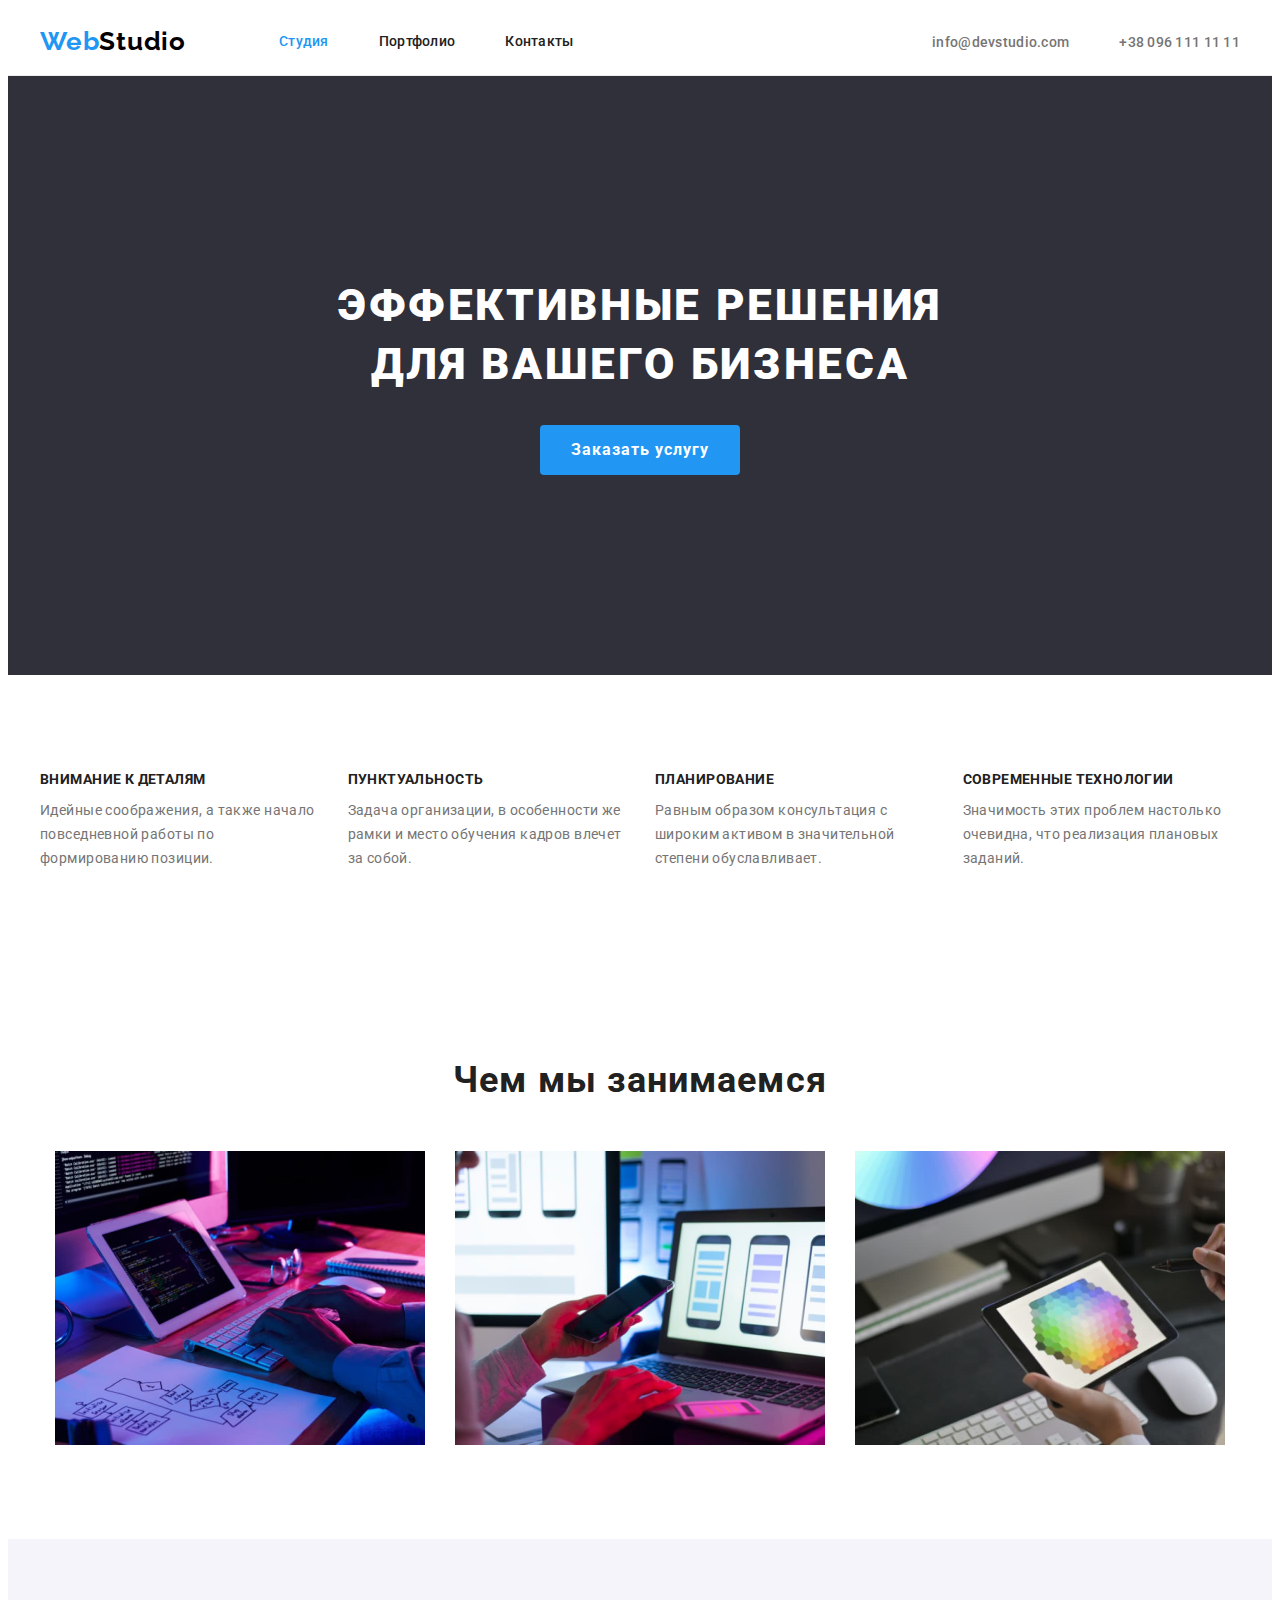
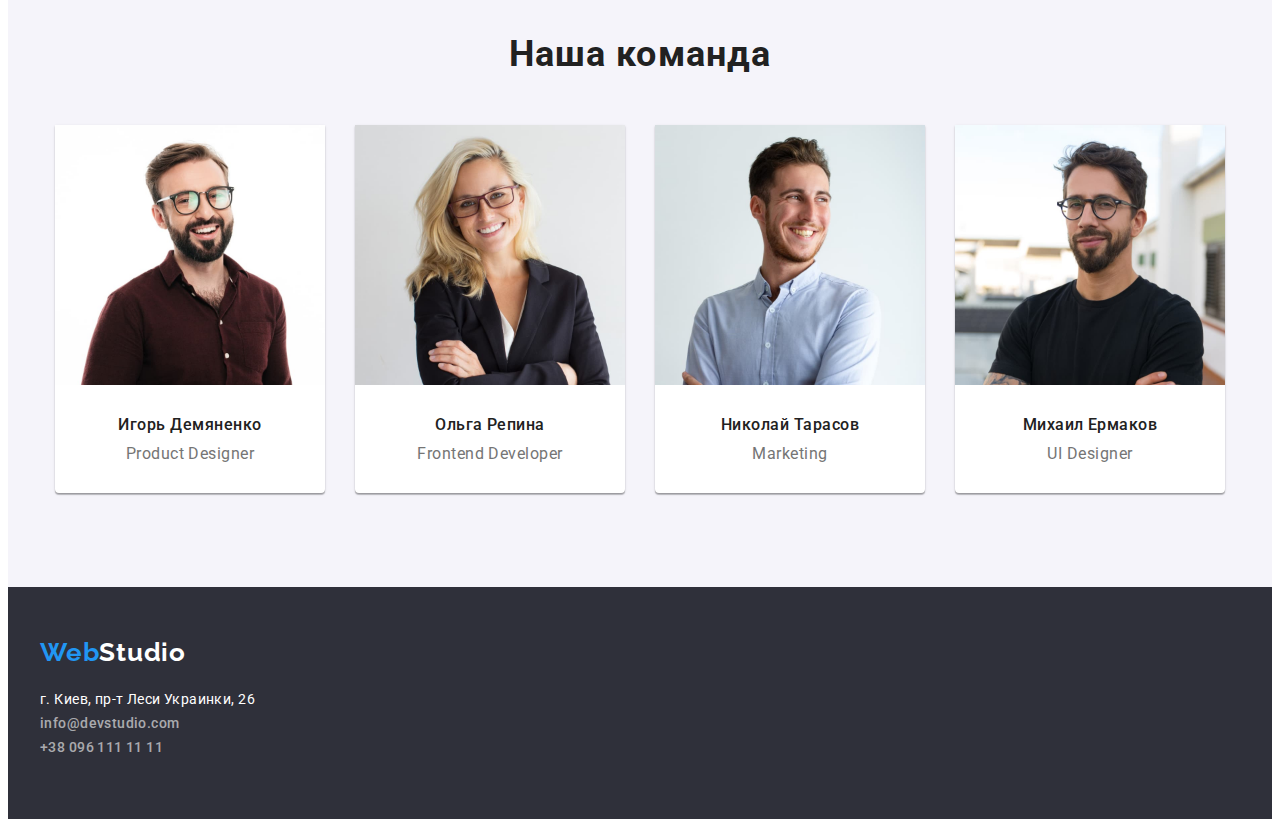
<file: index.html>
<!DOCTYPE html>
<html lang="ru">
  <head>
    <meta charset="UTF-8" />
    <meta name="viewport" content="width=device-width, initial-scale=1.0" />
    <link rel="preconnect" href="https://fonts.googleapis.com" />
    <link rel="preconnect" href="https://fonts.gstatic.com" crossorigin />
    <link
      href="https://fonts.googleapis.com/css2?family=Montserrat:wght@400;700&family=Raleway:wght@700&family=Roboto:wght@400;500;700;900&display=swap"
      rel="stylesheet"
    />
    <title>Web Studio</title>
    <link
      rel="stylesheet"
      href="https://cdnjs.cloudflare.com/ajax/libs/modern-normalize/1.1.0/modern-normalize.min.css"
      integrity="sha512-wpPYUAdjBVSE4KJnH1VR1HeZfpl1ub8YT/NKx4PuQ5NmX2tKuGu6U/JRp5y+Y8XG2tV+wKQpNHVUX03MfMFn9Q=="
      crossorigin="anonymous"
      referrerpolicy="no-referrer"
    />
    <link rel="stylesheet" href="./css/styles.css" />
  </head>
  <body>
    <header class="header">
      <div class="container header-flex">
        <a href="./index.html" class="company-logo"
          >Web<span class="secondary-color">Studio</span></a
        >
        <nav class="nav">
          <ul class="nav-list list">
            <li class="nav-list-item">
              <a href="./index.html" class="link current">Студия</a>
            </li>
            <li class="nav-list-item">
              <a href="./portfolio.html" class="link">Портфолио</a>
            </li>
            <li class="nav-list-item"><a href="/" class="link">Контакты</a></li>
          </ul>
        </nav>
        <ul class="contact-list list">
          <li class="contact-list-item">
            <a href="mailto:info@devstudio.com" class="link"
              >info@devstudio.com</a
            >
          </li>
          <li class="contact-list-item">
            <a href="tel:+380961111111" class="link">+38 096 111 11 11</a>
          </li>
        </ul>
      </div>
    </header>
    <main>
      <section class="hero section">
        <div class="container">
          <h1 class="hero-title">Эффективные решения для вашего бизнеса</h1>
          <button type="button" class="hero-btn">Заказать услугу</button>
        </div>
      </section>
      <!-- Features -->
      <section class="features section">
        <div class="container">
          <h2 class="visually-hidden">Features</h2>
          <ul class="features-list list">
            <li class="features-item">
              <h3 class="features-title">Внимание к деталям</h3>
              <p class="features-text">
                Идейные соображения, а также начало повседневной работы по
                формированию позиции.
              </p>
            </li>
            <li class="features-item">
              <h3 class="features-title">Пунктуальность</h3>
              <p class="features-text">
                Задача организации, в особенности же рамки и место обучения
                кадров влечет за собой.
              </p>
            </li>
            <li class="features-item">
              <h3 class="features-title">Планирование</h3>
              <p class="features-text">
                Равным образом консультация с широким активом в значительной
                степени обуславливает.
              </p>
            </li>
            <li class="features-item">
              <h3 class="features-title">Современные технологии</h3>
              <p class="features-text">
                Значимость этих проблем настолько очевидна, что реализация
                плановых заданий.
              </p>
            </li>
          </ul>
        </div>
      </section>
      <!-- End Features -->
      <!-- What we do -->
      <section class="gallery section">
        <div class="container">
          <h2 class="gallery-title">Чем мы занимаемся</h2>
          <ul class="gallery-list list">
            <li class="gallery-item">
              <img
                src="./images/hands.jpg"
                alt="Руки на клавиатуре"
                width="370"
                height="294"
              />
            </li>
            <li class="gallery-item">
              <img
                src="./images/phone.jpg"
                alt="Телефон на против монитора"
                width="370"
                height="294"
              />
            </li>
            <li class="gallery-item">
              <img
                src="./images/picker.jpg"
                alt="Цветовая палитра на планшете"
                width="370"
                height="294"
              />
            </li>
          </ul>
        </div>
      </section>
      <!-- End what we do -->
      <!-- Team -->
      <section class="team section">
        <div class="container">
          <h2 class="team-main-title">Наша команда</h2>
          <ul class="team-list list">
            <li class="team-item">
              <img
                src="./images/igor_demianenko.jpg"
                alt="Игорь Демяненко"
                width="270"
                height="260"
              />
              <div class="team-container">
                <h3 class="team-title">Игорь Демяненко</h3>
                <p lang="en" class="team-text">Product Designer</p>
              </div>
            </li>
            <li class="team-item">
              <img
                src="./images/olha_repina.jpg"
                alt="Ольга Репина"
                width="270"
                height="260"
              />
              <div class="team-container">
                <h3 class="team-title">Ольга Репина</h3>
                <p lang="en" class="team-text">Frontend Developer</p>
              </div>
            </li>
            <li class="team-item">
              <img
                src="./images/nikolai_tarasov.jpg"
                alt="Николай Тарасов"
                width="270"
                height="260"
              />
              <div class="team-container">
                <h3 class="team-title">Николай Тарасов</h3>
                <p lang="en" class="team-text">Marketing</p>
              </div>
            </li>
            <li class="team-item">
              <img
                src="./images/mihail_ermakov.jpg"
                alt="Михаил Ермаков"
                width="270"
                height="260"
              />
              <div class="team-container">
                <h3 class="team-title">Михаил Ермаков</h3>
                <p lang="en" class="team-text">UI Designer</p>
              </div>
            </li>
          </ul>
        </div>
      </section>
      <!-- End Team -->
    </main>
    <footer class="footer">
      <div class="container">
        <a href="./index.html" class="company-logo"
          >Web<span class="secondary-color">Studio</span></a
        >
        <address class="address">
          <p>г. Киев, пр-т Леси Украинки, 26</p>
          <ul class="address-list list">
            <li class="address-item link">
              <a href="mailto:info@devstudio.com" class="link"
                >info@devstudio.com</a
              >
            </li>
            <li class="address-item link">
              <a href="tel:+380961111111" class="link">+38 096 111 11 11</a>
            </li>
          </ul>
        </address>
      </div>
    </footer>
  </body>
</html>
</file>
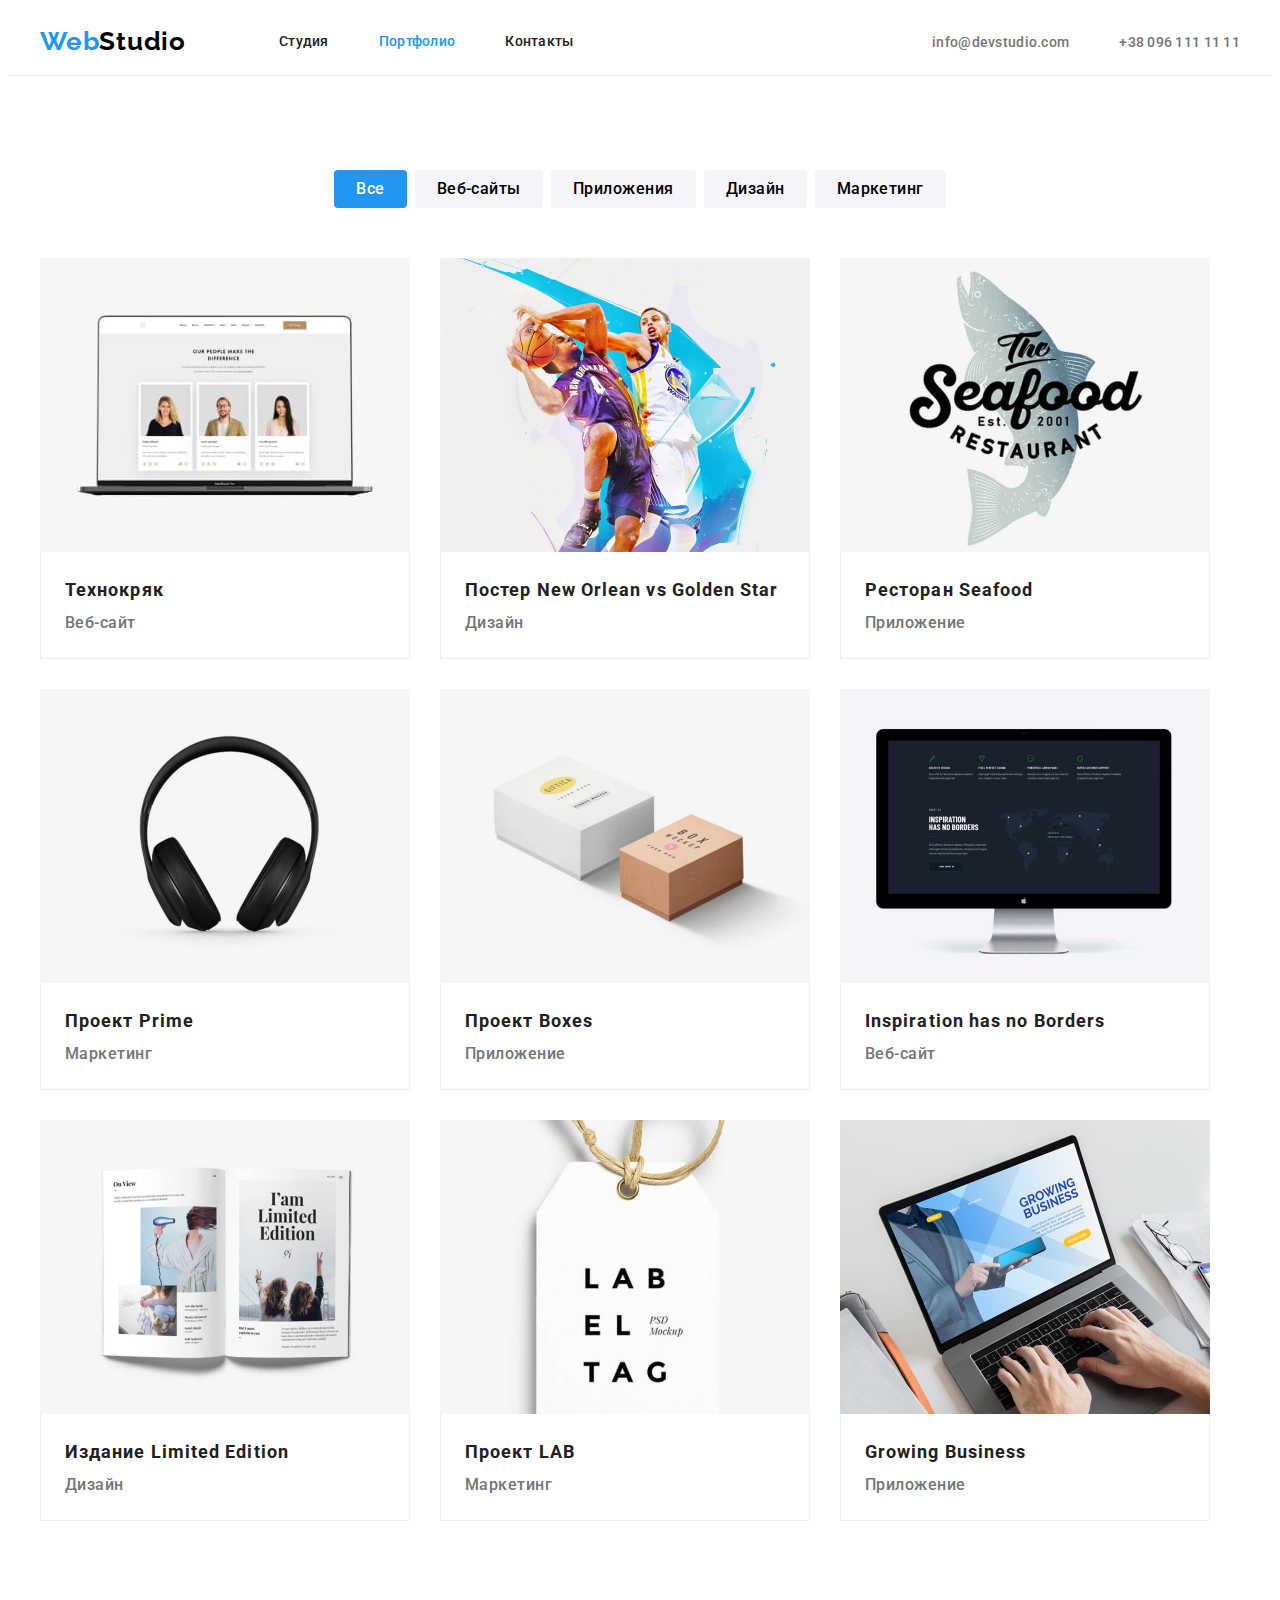
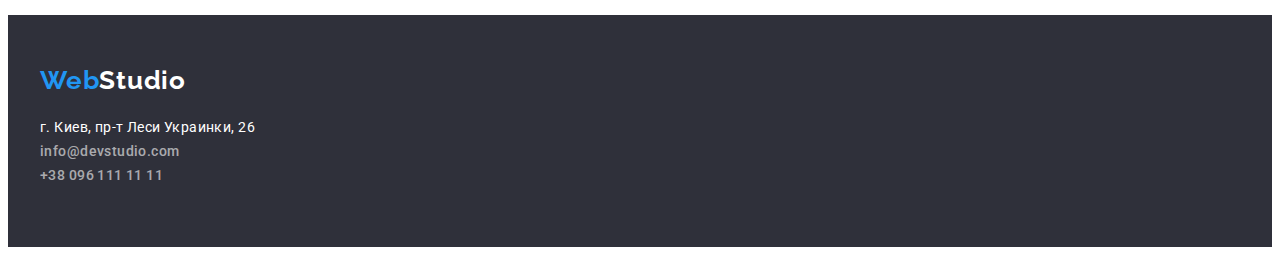
<file: portfolio.html>
<!DOCTYPE html>
<html lang="ru">
  <head>
    <meta charset="UTF-8" />
    <meta name="viewport" content="width=device-width, initial-scale=1.0" />
    <link rel="preconnect" href="https://fonts.googleapis.com" />
    <link rel="preconnect" href="https://fonts.gstatic.com" crossorigin />
    <link
      href="https://fonts.googleapis.com/css2?family=Montserrat:wght@400;700&family=Raleway:wght@700&family=Roboto:wght@400;500;700;900&display=swap"
      rel="stylesheet"
    />
    <title>Web Studio Portfolio</title>
    <link
      rel="stylesheet"
      href="https://cdnjs.cloudflare.com/ajax/libs/modern-normalize/1.1.0/modern-normalize.min.css"
      integrity="sha512-wpPYUAdjBVSE4KJnH1VR1HeZfpl1ub8YT/NKx4PuQ5NmX2tKuGu6U/JRp5y+Y8XG2tV+wKQpNHVUX03MfMFn9Q=="
      crossorigin="anonymous"
      referrerpolicy="no-referrer"
    />
    <link rel="stylesheet" href="./css/styles.css" />
  </head>
  <body>
    <header class="header">
      <div class="container header-flex">
        <a href="./index.html" class="company-logo"
          >Web<span class="secondary-color">Studio</span></a
        >
        <nav class="nav">
          <ul class="nav-list list">
            <li class="nav-list-item">
              <a href="./index.html" class="link">Студия</a>
            </li>
            <li class="nav-list-item">
              <a href="./portfolio.html" class="link current">Портфолио</a>
            </li>
            <li class="nav-list-item"><a href="/" class="link">Контакты</a></li>
          </ul>
        </nav>
        <ul class="contact-list list">
          <li class="contact-list-item">
            <a href="mailto:info@devstudio.com" class="link"
              >info@devstudio.com</a
            >
          </li>
          <li class="contact-list-item">
            <a href="tel:+380961111111" class="link">+38 096 111 11 11</a>
          </li>
        </ul>
      </div>
    </header>
    <main>
      <section class="portfolio section">
        <h1 class="visually-hidden">Портфолио</h1>
        <div class="container">
          <ul class="filter-list list">
            <li class="filter-item">
              <button class="filter-btn current-btn" type="button">Все</button>
            </li>
            <li class="filter-item">
              <button class="filter-btn" type="button">Веб-сайты</button>
            </li>
            <li class="filter-item">
              <button class="filter-btn" type="button">Приложения</button>
            </li>
            <li class="filter-item">
              <button class="filter-btn" type="button">Дизайн</button>
            </li>
            <li class="filter-item">
              <button class="filter-btn" type="button">Маркетинг</button>
            </li>
          </ul>
        </div>
        <div class="container">
          <ul class="portfolio-list list">
            <li class="portfolio-item">
              <a href="" class="link"
                ><img
                  src="./images/macbook.jpg"
                  alt="открытый макбук про"
                  width="370"
                />
                <div class="portfolio-container">
                  <h2 class="portfolio-item-header">Технокряк</h2>
                  <p class="portfolio-text">Веб-сайт</p>
                </div>
              </a>
            </li>
            <li class="portfolio-item">
              <a href="" class="link"
                ><img
                  src="./images/poster_new_orlean.jpg"
                  alt="Постер клуба Новый орлеан"
                  width="370"
                />
                <div class="portfolio-container">
                  <h2 class="portfolio-item-header">
                    Постер <span lang="en">New Orlean vs Golden Star</span>
                  </h2>
                  <p class="portfolio-text">Дизайн</p>
                </div></a
              >
            </li>
            <li class="portfolio-item">
              <a href="" class="link"
                ><img
                  src="./images/seafood_logo.jpg"
                  alt="Лого ресторана Морской еды"
                  width="370"
                />
                <div class="portfolio-container">
                  <h2 class="portfolio-item-header">
                    Ресторан <span lang="en">Seafood</span>
                  </h2>
                  <p class="portfolio-text">Приложение</p>
                </div></a
              >
            </li>
            <li class="portfolio-item">
              <a href="" class="link"
                ><img
                  src="./images/headphones.jpg"
                  alt="Наушники на белом фоне"
                  width="370"
                />
                <div class="portfolio-container">
                  <h2 class="portfolio-item-header">
                    Проект <span lang="en">Prime</span>
                  </h2>
                  <p class="portfolio-text">Маркетинг</p>
                </div></a
              >
            </li>
            <li class="portfolio-item">
              <a href="" class="link"
                ><img
                  src="./images/boxes.jpg"
                  alt="Белая и крафтовая коробка на белом фоне"
                  width="370"
                />
                <div class="portfolio-container">
                  <h2 class="portfolio-item-header">
                    Проект <span lang="en">Boxes</span>
                  </h2>
                  <p class="portfolio-text">Приложение</p>
                </div></a
              >
            </li>
            <li class="portfolio-item">
              <a href="" class="link"
                ><img
                  src="./images/imac.jpg"
                  alt="Пример сайта на мониторе аймака"
                  width="370"
                />
                <div class="portfolio-container">
                  <h2 class="portfolio-item-header">
                    <span lang="en">Inspiration has no Borders</span>
                  </h2>
                  <p class="portfolio-text">Веб-сайт</p>
                </div></a
              >
            </li>
            <li class="portfolio-item">
              <a href="" class="link"
                ><img
                  src="./images/magazine.jpg"
                  alt="Открытый журнал с примером статьи"
                  width="370"
                />
                <div class="portfolio-container">
                  <h2 class="portfolio-item-header">
                    Издание <span lang="en">Limited Edition</span>
                  </h2>
                  <p class="portfolio-text">Дизайн</p>
                </div></a
              >
            </li>
            <li class="portfolio-item">
              <a href="" class="link"
                ><img
                  src="./images/labeltag.jpg"
                  alt="Тег с логотипом"
                  width="370"
                />
                <div class="portfolio-container">
                  <h2 class="portfolio-item-header">
                    Проект <span lang="en">LAB</span>
                  </h2>
                  <p class="portfolio-text">Маркетинг</p>
                </div></a
              >
            </li>
            <li class="portfolio-item">
              <a href="" class="link"
                ><img
                  src="./images/hands_on_macbook.jpg"
                  alt="Сайт приложения на мониторе ноутбука"
                  width="370"
                />
                <div class="portfolio-container">
                  <h2 class="portfolio-item-header">
                    <span lang="en">Growing Business</span>
                  </h2>
                  <p class="portfolio-text">Приложение</p>
                </div></a
              >
            </li>
          </ul>
        </div>
      </section>
    </main>
    <footer class="footer">
      <div class="container">
        <a href="./index.html" class="company-logo"
          >Web<span class="secondary-color">Studio</span></a
        >
        <address class="address">
          <p>г. Киев, пр-т Леси Украинки, 26</p>
          <ul class="address-list list">
            <li class="address-item link">
              <a href="mailto:info@devstudio.com" class="link"
                >info@devstudio.com</a
              >
            </li>
            <li class="address-item link">
              <a href="tel:+380961111111" class="link">+38 096 111 11 11</a>
            </li>
          </ul>
        </address>
      </div>
    </footer>
  </body>
</html>
</file>
<file: css/styles.css>
:root {
  --main-text-color: #757575;
  --header-color: #212121;
  --accent-color: #2196f3;
  --logo-color: #2196f3;
  --header-secondary-logo-color: #000000;
  --footer-secondary-logo-color: #ffffff;
  --footer-contact-color: rgba(255, 255, 255, 0.6);
  --middle-bg-color: #f5f4fa;
  --dark-bg-color: #2f303a;
  --body-bg-color: #ffffff;
  --btn-text-accent-color: #ffffff;
}

body {
  font-family: 'Roboto', sans-serif;
  background-color: var(--body-bg-color);
  color: var(--main-text-color);
}

.visually-hidden {
  position: absolute;
  white-space: nowrap;
  width: 1px;
  height: 1px;
  overflow: hidden;
  border: 0;
  padding: 0;
  clip: rect(0 0 0 0);
  clip-path: inset(50%);
  margin: -1px;
}

.list {
  list-style: none;
}

.link {
  text-decoration: none;
}

h1,
h2,
h3,
p {
  margin: 0;
}

ul {
  margin: 0;
  padding-left: 0;
}

.container {
  width: 1200px;
  padding-left: 15px;
  padding-right: 15px;
  margin: 0 auto;
}

.section {
  padding-top: 94px;
  padding-bottom: 94px;
}

img {
  display: block;
  max-width: 100%;
  height: auto;
}

/* ---------------- HEADER ---------------- */
.header {
  border: 1px #ececec;
  border-bottom-style: solid;
}

.company-logo {
  font-family: 'Raleway', sans-serif;
  font-weight: 700;
  font-size: 26px;
  line-height: 1.19;
  letter-spacing: 0.03em;
  text-decoration: none;
  color: var(--logo-color);
}

header .company-logo .secondary-color {
  color: var(--header-secondary-logo-color);
}

.nav-list-item .link {
  padding-top: 24px;
  padding-bottom: 24px;
  display: block;
}

.header-flex,
.nav-list,
.contact-list {
  display: flex;
}

.header-flex {
  align-items: center;
}

.nav-list {
  margin-left: 93px;
}

.contact-list {
  margin-left: auto;
}

.nav-list-item {
  display: block;
}

.nav-list-item+.nav-list-item,
.contact-list-item+.contact-list-item {
  margin-left: 50px;
}

.link,
.link:visited {
  font-weight: 500;
  font-size: 14px;
  line-height: 1.33;
  letter-spacing: 0.02em;
  color: var(--header-color);
}

.contact-list-item .link {
  font-weight: 500;
  font-size: 14px;
  line-height: 1.33;
  letter-spacing: 0.02em;
  color: var(--main-text-color);
}

.link:hover,
.link:focus {
  color: var(--accent-color);
}

.link.current {
  color: var(--accent-color);
}

/* ---------------- HERO ---------------- */
.hero {
  padding: 200px 0px;
  background-color: var(--dark-bg-color);
}

.hero-title {
  max-width: 700px;
  font-weight: 900;
  font-size: 44px;
  line-height: 1.36;
  text-align: center;
  letter-spacing: 0.06em;
  text-transform: uppercase;
  color: #ffffff;
  margin: 0 auto;
  margin-bottom: 30px;
}

.hero-btn {
  min-width: 200px;
  font-family: inherit;
  font-weight: 700;
  font-size: 16px;
  line-height: 1.88;
  align-items: center;
  text-align: center;
  border: none;
  border-radius: 4px;
  letter-spacing: 0.06em;
  color: var(--btn-text-accent-color);
  cursor: pointer;
  background-color: var(--accent-color);
  display: block;
  margin: 0 auto;
  padding: 10px 24px;
}

.hero-btn:hover,
.hero-btn:focus {
  color: #188ce8;
}

/* ---------------- FEATURES ---------------- */
.features-list {
  display: flex;
}

.features-item {
  width: calc((100% - 90px) / 4);
  margin-right: 30px;
}

.features-item:last-child {
  margin-right: 0;
}

.features-title {
  font-weight: 700;
  font-size: 14px;
  line-height: 1.43;
  letter-spacing: 0.03em;
  text-transform: uppercase;
  color: var(--header-color);
  margin-bottom: 10px;
}

.features-text {
  font-weight: 400;
  font-size: 14px;
  line-height: 1.71;
  letter-spacing: 0.03em;
}

/* ---------------- GALLERY ---------------- */
.gallery-title {
  font-weight: 700;
  font-size: 36px;
  line-height: 1.17;
  text-align: center;
  letter-spacing: 0.03em;
  color: var(--header-color);
  margin-bottom: 50px;
}

.gallery-list {
  display: flex;
  margin: -15px;
  justify-content: center;
}

.gallery-item {
  margin: 15px;
}

/* ---------------- TEAM ---------------- */
.team {
  background-color: var(--middle-bg-color);
}

.team-main-title {
  font-weight: 700;
  font-size: 36px;
  line-height: 1.17;
  text-align: center;
  letter-spacing: 0.03em;
  color: var(--header-color);
  margin-bottom: 50px;
}

.team-list {
  display: flex;
  justify-content: center;
}

.team-item:not(:last-child) {
  margin-right: 30px;
}

.team-container {
  padding: 30px 0px;
}

.team-title {
  font-weight: 500;
  font-size: 16px;
  line-height: 1.19;
  text-align: center;
  letter-spacing: 0.03em;
  color: var(--header-color);
  margin-bottom: 10px;
}

.team-text {
  font-size: 16px;
  line-height: 1.19;
  text-align: center;
  letter-spacing: 0.03em;
}

.team-item {
  max-width: 270px;
  background-color: var(--body-bg-color);
  box-shadow: 0px 1px 3px rgba(0, 0, 0, 0.12), 0px 1px 1px rgba(0, 0, 0, 0.14),
    0px 2px 1px rgba(0, 0, 0, 0.2);
  border-radius: 0px 0px 4px 4px;
}

/* ---------------- FOOTER ---------------- */
.footer {
  background-color: var(--dark-bg-color);
  padding: 50px 0px;
}

.footer .container .company-logo {
  margin-bottom: 20px;
  display: inline-block;
}

.company-logo .secondary-color {
  display: inline-block;
  color: var(--footer-secondary-logo-color);
}

.address,
.adress-item:not(:last-child) {
  margin-bottom: 9px;
}

.address,
.address a:link {
  font-style: normal;
  font-size: 14px;
  line-height: 1.71;
  letter-spacing: 0.03em;
  color: #ffffff;
}

.address .link:link {
  color: var(--footer-contact-color);
}

.address .link:hover,
.address .link:focus {
  color: var(--accent-color);
}

/* ---------------- PORTFOLIO PAGE---------------- */
.filter-list {
  display: flex;
  justify-content: center;
  padding-bottom: 50px;
}

.filter-item {
  display: block;
}

.filter-item:not(:last-child) {
  margin-right: 8px;
}

.filter-btn {
  font-family: inherit;
  font-weight: 500;
  font-size: 16px;
  line-height: 1.62;
  text-align: center;
  letter-spacing: 0.03em;
  cursor: pointer;
  background-color: var(--middle-bg-color);
  border: none;
  border-radius: 4px;
  padding: 6px 22px;
}

.filter-btn:hover,
.filter-btn:focus {
  background-color: var(--accent-color);
  color: var(--btn-text-accent-color);
}

.current-btn {
  background-color: var(--accent-color);
  color: var(--btn-text-accent-color);
}

.portfolio-item-header {
  font-weight: 700;
  font-size: 18px;
  line-height: 2;
  letter-spacing: 0.06em;
  color: var(--header-color);
}

.portfolio-list {
  display: flex;
  flex-wrap: wrap;
}

.portfolio-item {
  width: 370px;

  margin-right: 30px;
  margin-bottom: 30px;
}

.portfolio-item:nth-child(3n) {
  margin-right: 0;
}

.portfolio-item:nth-last-child(-n + 3) {
  margin-bottom: 0;
}

.portfolio-text {
  font-size: 16px;
  line-height: 1.88;
  letter-spacing: 0.03em;
}

.portfolio-item .link:visited {
  color: var(--main-text-color);
}

.portfolio-container {
  border: 1px solid #eeeeee;
  border-top-style: none;
  padding: 20px 24px;
}
</file>
